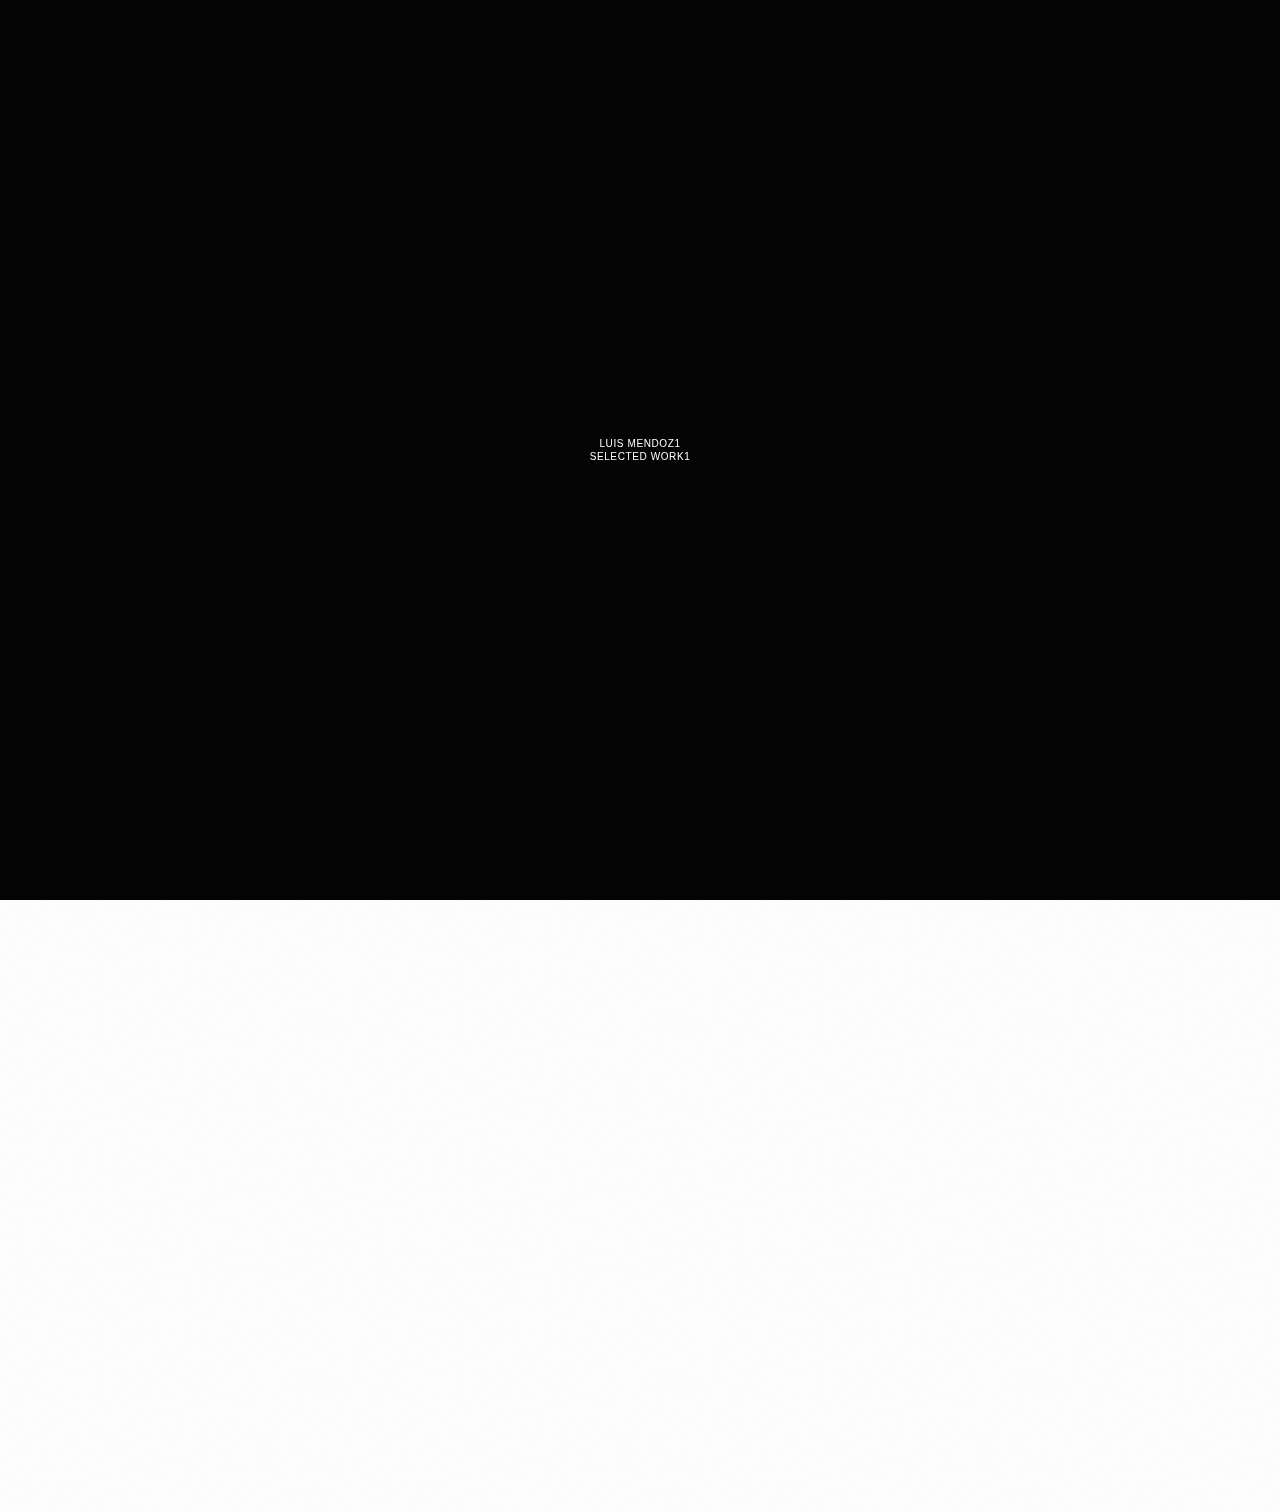
<file: index.html>
<!doctype html>
<html lang="en">
  <head>
    <meta charset="UTF-8" />
    <meta name="viewport" content="width=device-width, initial-scale=1" />
    <title>Luis Mendoza — Product Designer</title>
    <link
      rel="stylesheet"
      href="https://fonts.googleapis.com/css2?family=Geologica:wght@900&display=swap"
    />
    <link
      rel="stylesheet"
      href="https://cdn.jsdelivr.net/npm/@fortawesome/fontawesome-free@6.5.1/css/all.min.css"
    />
    <link rel="icon" href="./favicon.svg" type="image/svg+xml" />
    <link rel="apple-touch-icon" href="./favicon.svg" />
    <link rel="stylesheet" href="./styles.css" />
  </head>
  <body class="is-intro">
    <div class="intro" aria-hidden="true">
      <div class="intro__line" data-scramble data-site="intro-line-1">
        Selected Works
      </div>
      <div class="intro__line" data-scramble data-site="intro-line-2">
        Product Design
      </div>
    </div>

    <div class="custom-cursor" aria-hidden="true"></div>
    <div class="scroll-progress" aria-hidden="true">
      <span class="scroll-progress__bar"></span>
    </div>
    <button type="button" class="back-to-top" aria-label="Back to top">
      Top
    </button>

    <header class="site-header">
      <div class="brand">
        <span class="brand__name" data-scramble data-site="name">Luis Mendoza</span>
        <span class="brand__role" data-scramble data-i18n="role" data-site="role">
          Product Designer
        </span>
      </div>
      <button type="button" class="menu-toggle" aria-label="Toggle menu">
        <span></span>
      </button>
      <div class="site-actions">
        <button type="button" class="drawer-close" aria-label="Close menu">
          <span class="project-accordion__icon drawer-close__icon" aria-hidden="true"></span>
        </button>
        <nav class="site-nav">
          <a href="#work" data-scramble data-i18n="nav_work">Work</a>
          <a href="./resume.html" data-scramble data-i18n="nav_resume">Resume</a>
        </nav>
        <div class="lang-switch" role="tablist" aria-label="Language switch">
          <button type="button" class="lang-switch__btn is-active" data-lang="en">
            EN
          </button>
          <button type="button" class="lang-switch__btn" data-lang="ja">JA</button>
          <button type="button" class="lang-switch__btn" data-lang="es">ES</button>
        </div>
      </div>
    </header>
    <div class="drawer-backdrop" aria-hidden="true"></div>

    <main>
      <section class="hero" id="work">
        <div class="hero__title">
          <h1 data-scramble data-i18n="hero_title">Works</h1>
          <p data-scramble data-i18n="hero_subtitle">
            Interaction-focused products, systems, and prototypes.
          </p>
        </div>
        <div class="hero__controls">
          <div class="filters" role="tablist" aria-label="Project filters">
            <button type="button" class="filter pill is-active" data-filter="all">
              <span data-i18n="filter_all">All</span>
            </button>
            <button type="button" class="filter pill" data-filter="app">
              <span data-i18n="filter_app">#Application</span>
            </button>
            <button type="button" class="filter pill" data-filter="website">
              <span data-i18n="filter_website">#Website</span>
            </button>
            <button type="button" class="filter pill" data-filter="service">
              <span data-i18n="filter_service">#Service</span>
            </button>
            <button type="button" class="filter pill" data-filter="prototype">
              <span data-i18n="filter_prototype">#Prototype</span>
            </button>
          </div>
          <button type="button" class="filter-toggle pill" aria-label="Toggle filters">
            <i class="fa-solid fa-filter" aria-hidden="true"></i>
            <span class="sr-only">Filters</span>
          </button>
          <div class="view-toggle" role="tablist" aria-label="View toggle">
            <button
              type="button"
              class="view-toggle__btn pill is-active"
              data-view="grid"
              aria-label="Grid view"
              data-i18n-attr="aria-label"
              data-i18n="view_grid"
            >
              <i class="fa-solid fa-grip" aria-hidden="true"></i>
              <span class="sr-only" data-i18n="view_grid">Grid</span>
            </button>
            <button
              type="button"
              class="view-toggle__btn pill"
              data-view="list"
              aria-label="List view"
              data-i18n-attr="aria-label"
              data-i18n="view_list"
            >
              <i class="fa-solid fa-list" aria-hidden="true"></i>
              <span class="sr-only" data-i18n="view_list">List</span>
            </button>
          </div>
        </div>
      </section>

      <section class="works" aria-live="polite">
        <div class="works__grid" id="works-grid"></div>
      </section>

      <section class="about" id="about">
        <h2 data-scramble data-i18n="about_title">About</h2>
        <p data-scramble data-i18n="about_body">
          I design product experiences across mobile, web, and embedded platforms. I focus
          on systems thinking, motion, and tight collaboration with engineering teams.
        </p>
      </section>
    </main>

    <footer class="site-footer" id="contact">
      <div>
        <span data-scramble data-i18n="footer_line">Let’s work together.</span>
        <span class="footer-status" data-scramble data-site="status">
          Available for 2026
        </span>
      </div>
      <div class="site-footer__right">
        <span data-scramble data-site="copyright">© 2026 Luis Mendoza</span>
        <a href="mailto:hello@luismendoza.design" data-scramble data-site="email">
          hello@luismendoza.design
        </a>
      </div>
    </footer>

    <script src="./site-data.js"></script>
    <script src="./projects.js"></script>
    <script src="./script.js"></script>
  </body>
</html>
</file>
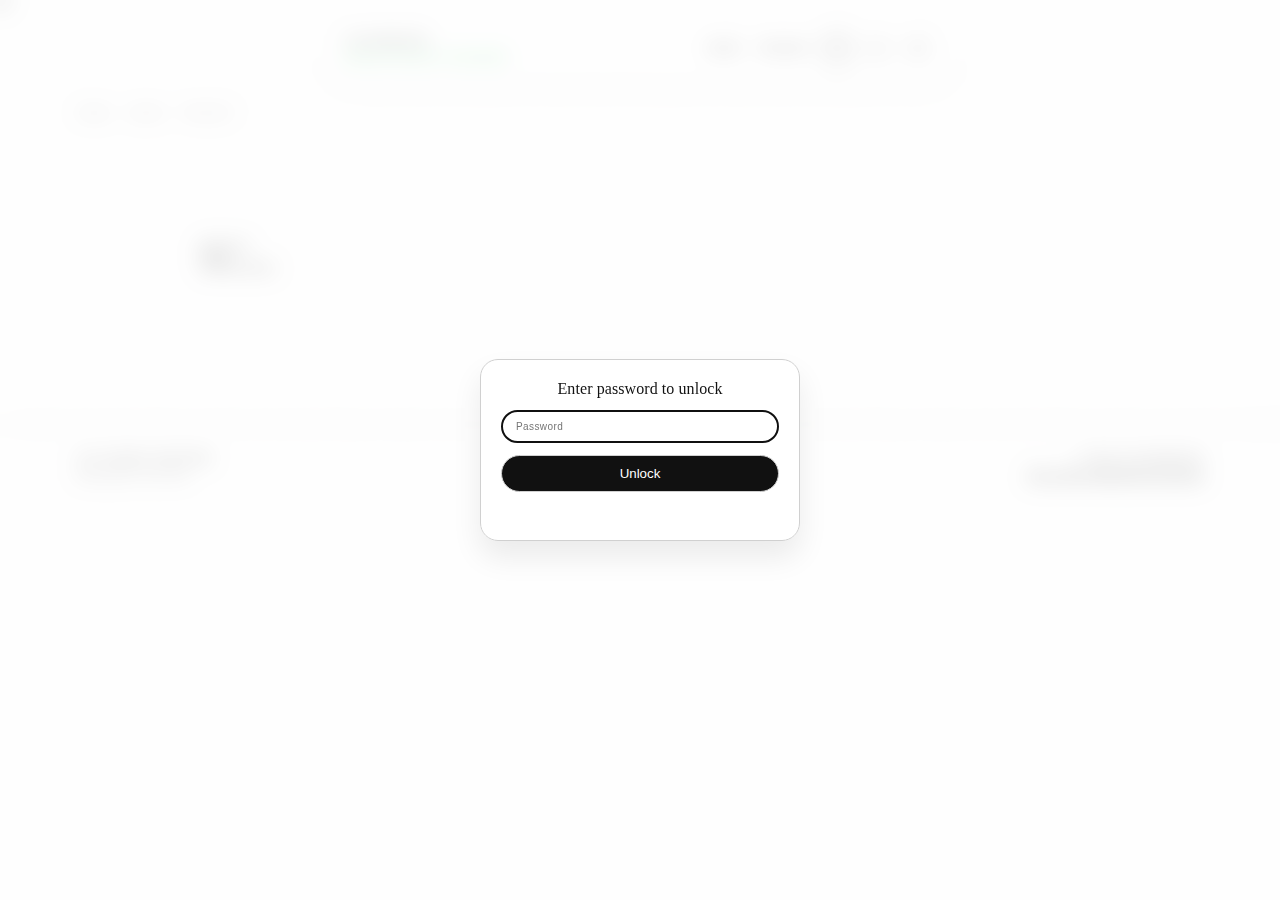
<file: project.html>
<!doctype html>
<html lang="en">
  <head>
    <meta charset="UTF-8" />
    <meta name="viewport" content="width=device-width, initial-scale=1" />
    <title>Project — Luis Mendoza</title>
    <link
      rel="stylesheet"
      href="https://fonts.googleapis.com/css2?family=Geologica:wght@900&display=swap"
    />
    <link
      rel="stylesheet"
      href="https://cdn.jsdelivr.net/npm/@fortawesome/fontawesome-free@6.5.1/css/all.min.css"
    />
    <link rel="icon" href="./favicon.svg" type="image/svg+xml" />
    <link rel="apple-touch-icon" href="./favicon.svg" />
    <link rel="stylesheet" href="./styles.css" />
  </head>
  <body class="project-page">
    <div class="custom-cursor" aria-hidden="true"></div>
    <div class="scroll-progress" aria-hidden="true">
      <span class="scroll-progress__bar"></span>
    </div>
    <button type="button" class="back-to-top" aria-label="Back to top">
      Top
    </button>

    <header class="site-header">
      <div class="brand">
        <span class="brand__name" data-scramble data-site="name">Luis Mendoza</span>
        <span class="brand__role" data-scramble data-i18n="role" data-site="role">
          Product Designer
        </span>
      </div>
      <button type="button" class="menu-toggle" aria-label="Toggle menu">
        <span></span>
      </button>
      <div class="site-actions">
        <button type="button" class="drawer-close" aria-label="Close menu">
          <span class="project-accordion__icon drawer-close__icon" aria-hidden="true"></span>
        </button>
        <nav class="site-nav">
          <a href="./index.html#work" data-scramble data-i18n="nav_work">Work</a>
          <a href="./resume.html" data-scramble data-i18n="nav_resume">Resume</a>
        </nav>
        <div class="lang-switch" role="tablist" aria-label="Language switch">
          <button type="button" class="lang-switch__btn is-active" data-lang="en">
            EN
          </button>
          <button type="button" class="lang-switch__btn" data-lang="ja">JA</button>
          <button type="button" class="lang-switch__btn" data-lang="es">ES</button>
        </div>
      </div>
    </header>
    <div class="drawer-backdrop" aria-hidden="true"></div>

    <nav class="breadcrumb" aria-label="Breadcrumb">
      <ol>
        <li><a href="./index.html" data-i18n="breadcrumb_home">Home</a></li>
        <li><a href="./index.html#work" data-i18n="breadcrumb_work">Work</a></li>
        <li data-i18n="breadcrumb_current">Project</li>
      </ol>
    </nav>

    <main class="project-content">
      <article class="project-article project-article--two-col" id="project-template"></article>
    </main>
    <section class="project-showcase" id="project-showcase" aria-label="Work showcase"></section>

    <footer class="site-footer" id="contact">
      <div>
        <span data-scramble data-i18n="footer_line">Let’s work together.</span>
        <span class="footer-status" data-scramble data-site="status">
          Available for 2026
        </span>
      </div>
      <div class="site-footer__right">
        <span data-scramble data-site="copyright">© 2026 Luis Mendoza</span>
        <a href="mailto:hello@luismendoza.design" data-scramble data-site="email">
          hello@luismendoza.design
        </a>
      </div>
    </footer>

    <script src="./site-data.js"></script>
    <script src="./projects.js"></script>
    <script src="./detail.js"></script>
  </body>
</html>
</file>
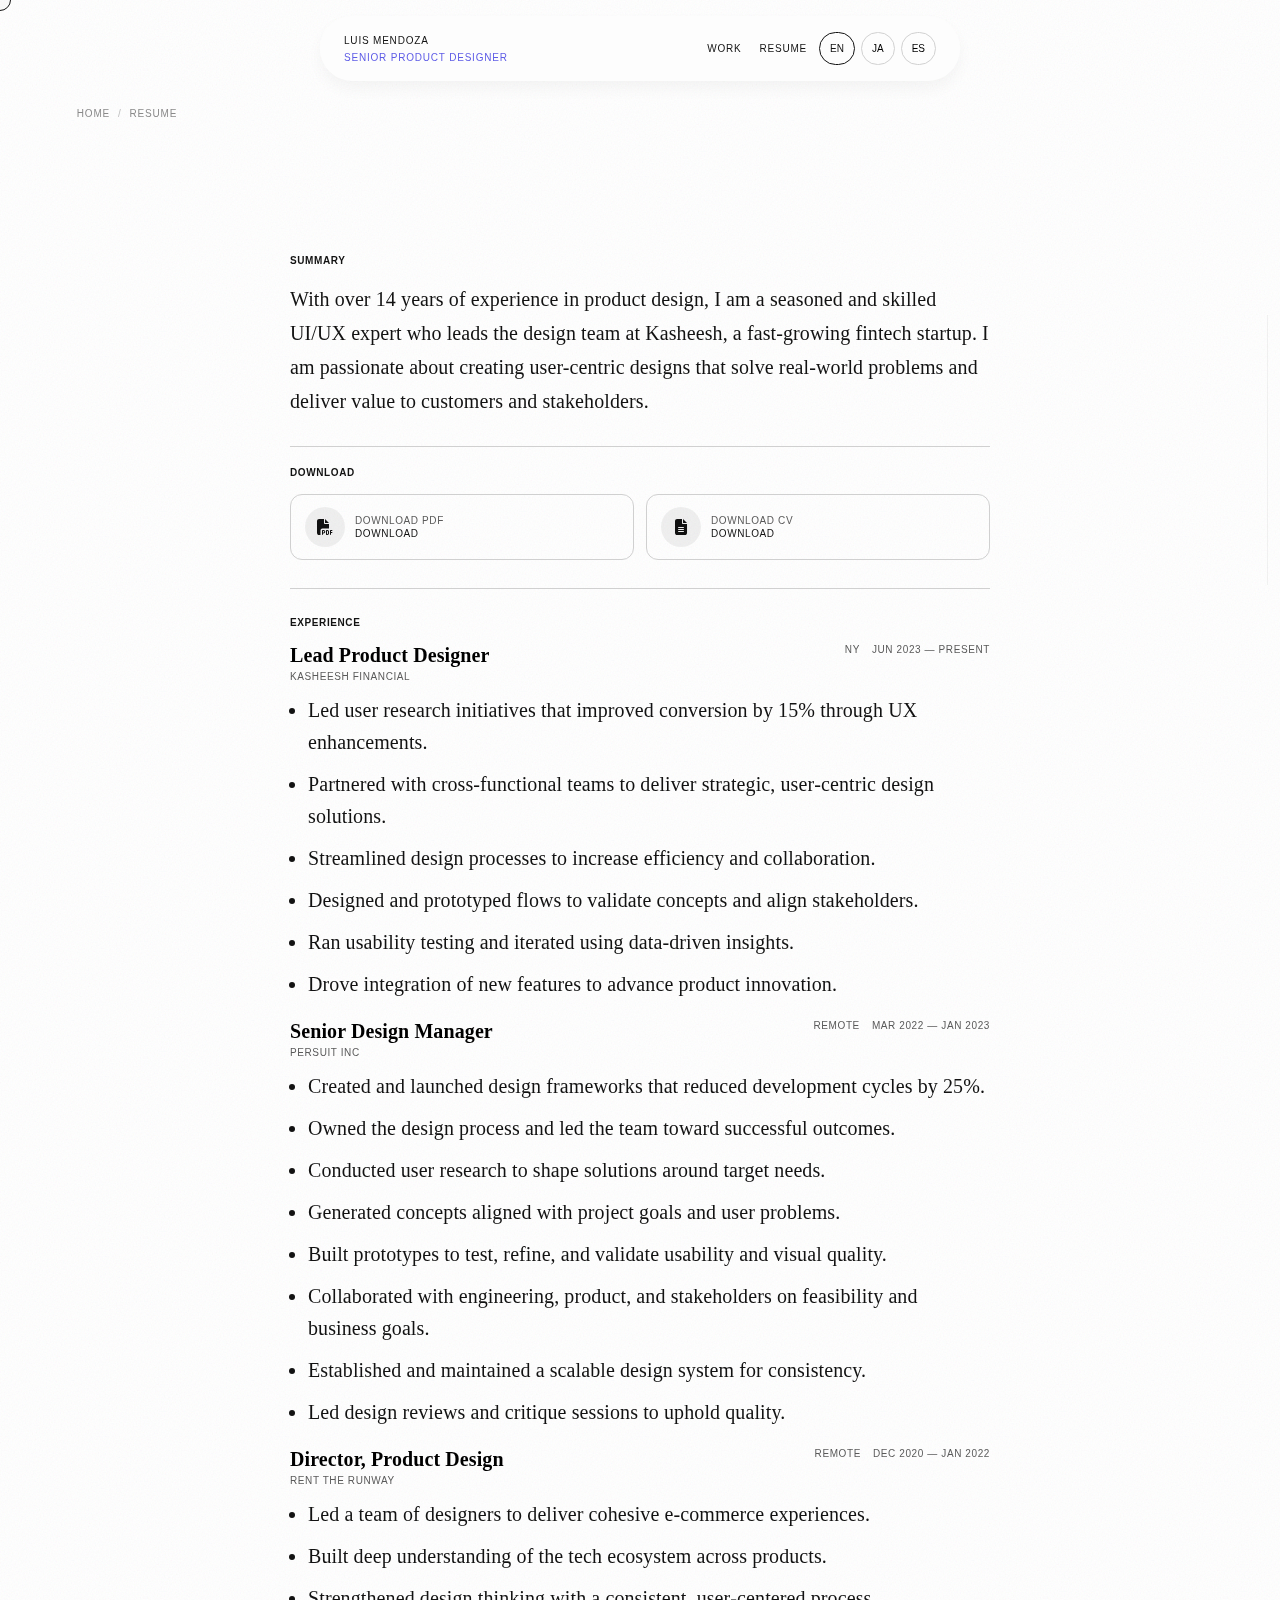
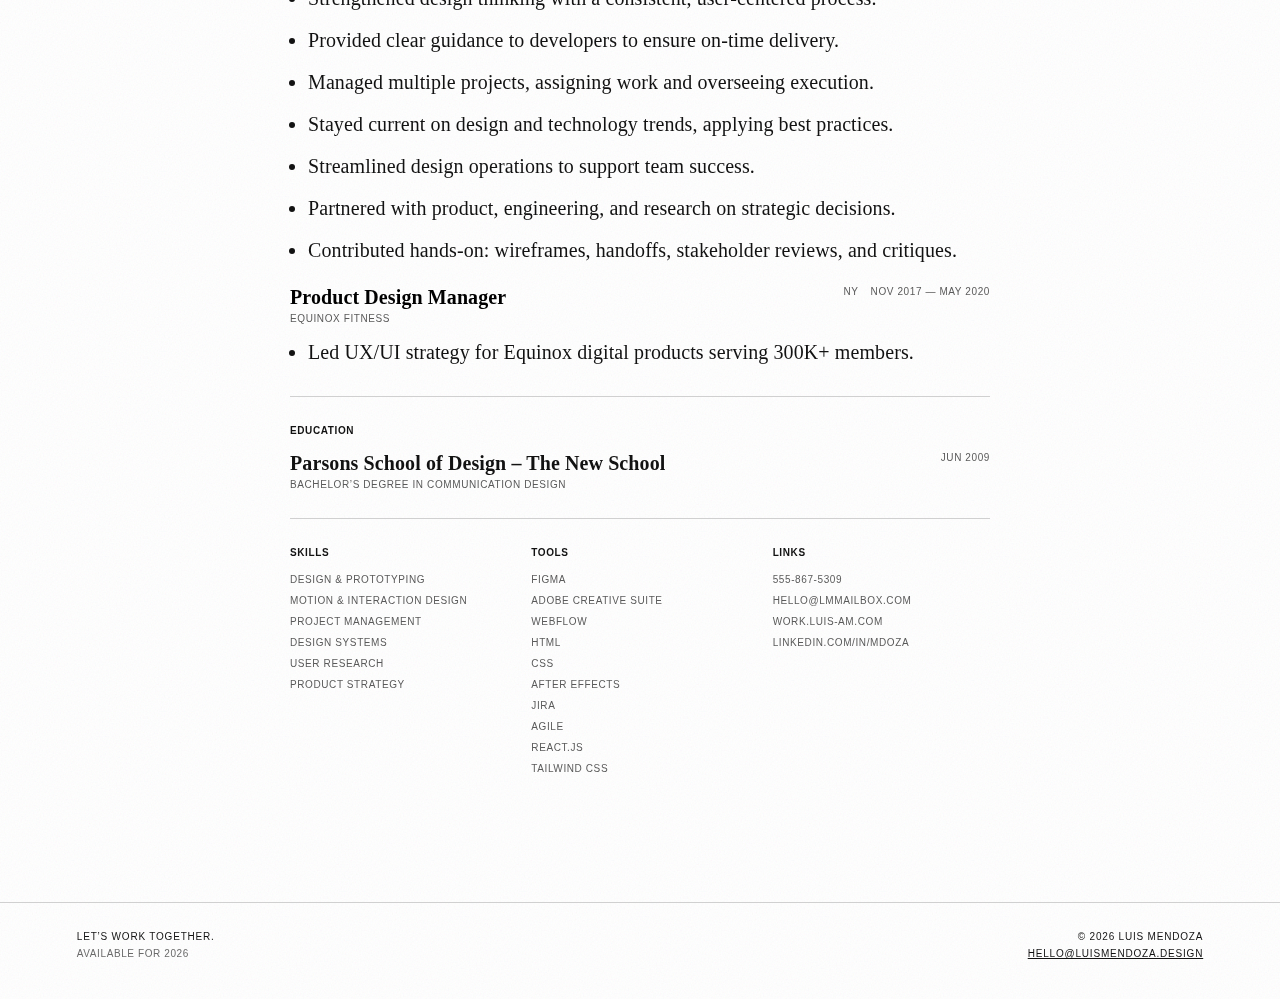
<file: resume.html>
<!doctype html>
<html lang="en">
  <head>
    <meta charset="UTF-8" />
    <meta name="viewport" content="width=device-width, initial-scale=1" />
    <title>Resume — Luis Mendoza</title>
    <link
      rel="stylesheet"
      href="https://fonts.googleapis.com/css2?family=Geologica:wght@900&display=swap"
    />
    <link
      rel="stylesheet"
      href="https://cdn.jsdelivr.net/npm/@fortawesome/fontawesome-free@6.5.1/css/all.min.css"
    />
    <link rel="icon" href="./favicon.svg" type="image/svg+xml" />
    <link rel="apple-touch-icon" href="./favicon.svg" />
    <link rel="stylesheet" href="./styles.css" />
  </head>
  <body class="resume-page">
    <div class="custom-cursor" aria-hidden="true"></div>
    <div class="scroll-progress" aria-hidden="true">
      <span class="scroll-progress__bar"></span>
    </div>
    <button type="button" class="back-to-top" aria-label="Back to top">
      Top
    </button>

    <header class="site-header">
      <div class="brand">
        <span class="brand__name" data-scramble data-site="name">Luis Mendoza</span>
        <span class="brand__role" data-scramble data-i18n="role" data-site="role">
          Product Designer
        </span>
      </div>
      <button type="button" class="menu-toggle" aria-label="Toggle menu">
        <span></span>
      </button>
      <div class="site-actions">
        <button type="button" class="drawer-close" aria-label="Close menu">
          <span class="project-accordion__icon drawer-close__icon" aria-hidden="true"></span>
        </button>
        <nav class="site-nav">
          <a href="./index.html#work" data-scramble data-i18n="nav_work">Work</a>
          <a href="./resume.html" data-scramble data-i18n="nav_resume">Resume</a>
        </nav>
        <div class="lang-switch" role="tablist" aria-label="Language switch">
          <button type="button" class="lang-switch__btn is-active" data-lang="en">
            EN
          </button>
          <button type="button" class="lang-switch__btn" data-lang="ja">JA</button>
          <button type="button" class="lang-switch__btn" data-lang="es">ES</button>
        </div>
      </div>
    </header>
    <div class="drawer-backdrop" aria-hidden="true"></div>

    <nav class="breadcrumb" aria-label="Breadcrumb">
      <ol>
        <li><a href="./index.html" data-i18n="breadcrumb_home">Home</a></li>
        <li data-i18n="breadcrumb_current">Resume</li>
      </ol>
    </nav>

    <main class="resume-content">
      <section class="resume-section resume-section--summary">
        <h2 data-i18n="resume_summary">Summary</h2>
        <p id="resume-summary"></p>
      </section>

      <section class="resume-section resume-section--downloads">
        <h2 data-i18n="resume_download">Download</h2>
        <ul id="resume-downloads" class="resume-downloads"></ul>
      </section>

      <section class="resume-section">
        <h2 data-i18n="resume_experience">Experience</h2>
        <div id="resume-experience" class="resume-list"></div>
      </section>

      <section class="resume-section">
        <h2 data-i18n="resume_education">Education</h2>
        <div id="resume-education" class="resume-list"></div>
      </section>

      <section class="resume-section resume-section--columns">
        <div>
          <h2 data-i18n="resume_skills">Skills</h2>
          <ul id="resume-skills" class="resume-tags"></ul>
        </div>
        <div>
          <h2 data-i18n="resume_tools">Tools</h2>
          <ul id="resume-tools" class="resume-tags"></ul>
        </div>
        <div>
          <h2 data-i18n="resume_links">Links</h2>
          <ul id="resume-links" class="resume-links"></ul>
        </div>
      </section>
    </main>

    <footer class="site-footer" id="contact">
      <div>
        <span data-scramble data-i18n="footer_line">Let’s work together.</span>
        <span class="footer-status" data-scramble data-site="status">
          Available for 2026
        </span>
      </div>
      <div class="site-footer__right">
        <span data-scramble data-site="copyright">© 2026 Luis Mendoza</span>
        <a href="mailto:hello@luismendoza.design" data-scramble data-site="email">
          hello@luismendoza.design
        </a>
      </div>
    </footer>

    <script src="./site-data.js"></script>
    <script src="./resume-data.js"></script>
    <script src="./resume.js"></script>
  </body>
</html>
</file>
<file: styles.css>
:root {
  color-scheme: light;
  --bg: #ffffff;
  --bg-soft: #ffffff;
  --text: #121212;
  --muted: #6a6a6a;
  --accent: #111111;
  --border: #d0d0d0;
  --content-max: 900px;
  --page-padding: 100px;
  --globalnav-backdrop-filter: saturate(180%) blur(20px);
  --globalnav-background: #ffffff;
  --header-height: 88px;
  --drop-y: -30px;
  --drop-z: 1400px;
  --drop-rotate: 65deg;
  --drop-scale: 0.78;
  --drop-duration: 1.35s;
  --drop-end-z: 0px;
}

* {
  box-sizing: border-box;
}

html,
body {
  margin: 0;
  padding: 0;
  font-family: "Helvetica Neue", Helvetica, Arial, sans-serif;
  font-size: 10px;
  letter-spacing: 0.6px;
  text-transform: uppercase;
  color: var(--text);
  background-color: var(--bg);
  background-image: url("data:image/svg+xml;charset=utf-8,%3Csvg xmlns='http://www.w3.org/2000/svg' width='160' height='160'%3E%3Cfilter id='n'%3E%3CfeTurbulence type='fractalNoise' baseFrequency='.8' numOctaves='2' stitchTiles='stitch'/%3E%3C/filter%3E%3Crect width='100%25' height='100%25' filter='url(%23n)' opacity='0.08'/%3E%3C/svg%3E");
  background-repeat: repeat;
  background-size: 180px 180px;
  scroll-behavior: smooth;
  transition: opacity 0.15s ease;
}

body.is-navigating {
  opacity: 0;
}

a {
  color: inherit;
  text-decoration: none;
}

a:hover {
  color: #111111;
}

a[x-apple-data-detectors],
a[href^="tel"],
a[href^="mailto"] {
  color: inherit;
  -webkit-text-fill-color: currentColor;
}

a:focus-visible,
button:focus-visible,
[role="button"]:focus-visible {
  outline: 1px solid #111111;
  outline-offset: 3px;
}

body.is-drawer-open {
  overflow: hidden;
}

body.is-intro {
  overflow: hidden;
}

body.is-intro .scroll-progress {
  opacity: 0;
}

body.is-locked {
  overflow: hidden;
}

body.is-locked main,
body.is-locked .site-header,
body.is-locked .site-footer,
body.is-locked .breadcrumb,
body.is-locked .project-content,
body.is-locked .project-close {
  filter: blur(6px);
  pointer-events: none;
  user-select: none;
}

.unlock-gate {
  position: fixed;
  inset: 0;
  display: grid;
  place-items: center;
  background: rgba(255, 255, 255, 0.6);
  backdrop-filter: blur(10px);
  -webkit-backdrop-filter: blur(10px);
  opacity: 0;
  pointer-events: none;
  transition: opacity 0.35s ease;
  z-index: 1000;
}

.unlock-gate.is-visible {
  opacity: 1;
  pointer-events: auto;
}

.unlock-gate__panel {
  min-width: min(320px, 90vw);
  padding: 20px;
  border-radius: 18px;
  border: 1px solid var(--border);
  background: rgba(255, 255, 255, 0.92);
  box-shadow: 0 16px 30px rgba(0, 0, 0, 0.08);
  display: grid;
  gap: 12px;
  text-align: center;
}

.unlock-gate__title {
  font-family: "Georgia", serif;
  font-size: 16px;
  text-transform: none;
  letter-spacing: 0.005em;
}

.unlock-gate__input {
  border: 1px solid var(--border);
  border-radius: 999px;
  padding: 10px 14px;
  font: inherit;
  text-transform: none;
  letter-spacing: 0.4px;
}

.unlock-gate__button {
  border: 1px solid var(--border);
  border-radius: 999px;
  padding: 10px 14px;
  background: #111111;
  color: #ffffff;
  cursor: pointer;
}

.unlock-gate__error {
  color: #b3261e;
  text-transform: none;
  letter-spacing: 0.2px;
  font-size: 12px;
  min-height: 16px;
}

.unlock-gate.is-error .unlock-gate__panel {
  animation: gate-shake 0.3s ease;
}

@keyframes gate-shake {
  0% {
    transform: translateX(0);
  }
  25% {
    transform: translateX(-6px);
  }
  50% {
    transform: translateX(6px);
  }
  75% {
    transform: translateX(-4px);
  }
  100% {
    transform: translateX(0);
  }
}

.sr-only {
  position: absolute;
  width: 1px;
  height: 1px;
  padding: 0;
  margin: -1px;
  overflow: hidden;
  clip: rect(0, 0, 0, 0);
  border: 0;
}

.intro {
  position: fixed;
  inset: 0;
  background: #000000;
  color: #ffffff;
  display: flex;
  flex-direction: column;
  align-items: center;
  justify-content: center;
  gap: 2px;
  z-index: 2000;
  text-align: center;
  transition: opacity 0.6s ease;
}

.intro::after {
  content: "";
  position: absolute;
  inset: 0;
  background-image: url("data:image/svg+xml;charset=utf-8,%3Csvg xmlns='http://www.w3.org/2000/svg' width='180' height='180'%3E%3Cfilter id='n'%3E%3CfeTurbulence type='fractalNoise' baseFrequency='.85' numOctaves='2' stitchTiles='stitch'/%3E%3C/filter%3E%3Crect width='100%25' height='100%25' filter='url(%23n)' opacity='0.12'/%3E%3C/svg%3E");
  background-repeat: repeat;
  background-size: 200px 200px;
  opacity: 0.35;
  pointer-events: none;
}

body.is-intro .site-header {
  opacity: 0;
  pointer-events: none;
}

body.is-intro .intro {
  opacity: 1;
  pointer-events: auto;
}

.intro.is-hidden {
  opacity: 0;
}

body.is-intro main,
body.is-intro .site-footer {
  opacity: 0;
}

main,
.site-footer {
  transition: opacity 0.6s ease;
}

.intro__line {
  font-size: 16px;
  letter-spacing: 0.6px;
  line-height: 1.1;
  margin: 0;
}


.custom-cursor {
  position: fixed;
  top: 0;
  left: 0;
  width: 22px;
  height: 22px;
  border: 1px solid #111111;
  border-radius: 999px;
  transform: translate(-50%, -50%);
  pointer-events: none;
  z-index: 1000;
  transition: transform 0.2s ease, width 0.2s ease, height 0.2s ease,
    background-color 0.2s ease;
  background-color: rgba(17, 17, 17, 0.02);
}

.scroll-progress {
  position: fixed;
  top: 50%;
  right: 12px;
  width: 1px;
  height: 30vh;
  background: rgba(0, 0, 0, 0.08);
  z-index: 8;
  pointer-events: none;
  opacity: 0.6;
  transform: translateY(-50%);
}

.scroll-progress__bar {
  position: absolute;
  top: 0;
  left: 0;
  width: 100%;
  height: 100%;
  background: #111111;
  transform-origin: top;
  transform: scaleY(0);
}

.back-to-top {
  position: fixed;
  right: 24px;
  bottom: 24px;
  border: 1px solid var(--border);
  background: rgba(255, 255, 255, 0.85);
  backdrop-filter: blur(6px);
  -webkit-backdrop-filter: blur(6px);
  padding: 8px 12px;
  border-radius: 999px;
  font-size: 10px;
  letter-spacing: 0.6px;
  text-transform: uppercase;
  display: inline-flex;
  align-items: center;
  gap: 6px;
  cursor: pointer;
  opacity: 0;
  visibility: hidden;
  transform: translate3d(0, 8px, 0);
  -webkit-transform: translate3d(0, 8px, 0);
  transition: opacity 0.25s ease, transform 0.25s ease, visibility 0.25s ease;
  z-index: 20;
  pointer-events: none;
  will-change: opacity, transform;
}

.back-to-top.is-visible {
  opacity: 1;
  visibility: visible;
  transform: translate3d(0, 0, 0);
  -webkit-transform: translate3d(0, 0, 0);
  pointer-events: auto;
}

.custom-cursor.is-active {
  width: 32px;
  height: 32px;
  background-color: rgba(17, 17, 17, 0.15);
}

.site-header {
  position: fixed;
  top: 16px;
  left: 50%;
  transform: translateX(-50%);
  display: flex;
  align-items: center;
  justify-content: space-between;
  flex-direction: row;
  gap: 20px;
  padding: 16px 24px;
  width: 80vw;
  min-width: 360px;
  max-width: 640px;
  background: rgba(255, 255, 255, 0.32);
  backdrop-filter: var(--globalnav-backdrop-filter);
  -webkit-backdrop-filter: var(--globalnav-backdrop-filter);
  border-radius: 100px;
  box-shadow: 0 8px 16px rgba(0, 0, 0, 0.04);
  z-index: 10;
  transition: transform 0.9s ease, opacity 0.9s ease;
  will-change: transform, opacity;
}

.site-header.is-hidden {
  transform: translate(-50%, -120%);
  opacity: 0;
}

.brand {
  display: flex;
  flex-direction: column;
  gap: 6px;
}

.brand__name,
.brand__role {
  line-height: 1.1;
}

.brand__role {
  color: var(--muted);
  white-space: nowrap;
  overflow: hidden;
  text-overflow: ellipsis;
}

.site-nav {
  display: flex;
  gap: 18px;
  white-space: nowrap;
}

.site-nav a {
  color: inherit;
  text-decoration: none;
}

.site-actions {
  display: flex;
  align-items: center;
  justify-content: flex-end;
  gap: 12px;
  flex-wrap: nowrap;
  white-space: nowrap;
}

.menu-toggle {
  border: none;
  background: transparent;
  width: 30px;
  height: 24px;
  display: none;
  align-items: center;
  justify-content: center;
  cursor: pointer;
}

.menu-toggle span,
.menu-toggle span::before,
.menu-toggle span::after {
  content: "";
  display: block;
  width: 22px;
  height: 1px;
  background: #111111;
  transition: transform 0.3s ease, opacity 0.3s ease;
}

.menu-toggle span::before {
  transform: translateY(-6px);
}

.menu-toggle span::after {
  transform: translateY(6px);
}

.lang-switch {
  display: flex;
  gap: 6px;
}

.lang-switch__btn {
  border: 1px solid var(--border);
  background: transparent;
  border-radius: 999px;
  padding: 10px;
  font-size: 10px;
  cursor: pointer;
}

.lang-switch__btn.is-active {
  border-color: #111111;
  color: #111111;
}

.drawer-backdrop {
  display: none;
  position: fixed;
  inset: 0;
  background: rgba(255, 255, 255, 0.05);
  backdrop-filter: var(--globalnav-backdrop-filter);
  -webkit-backdrop-filter: var(--globalnav-backdrop-filter);
  z-index: 4;
}

.drawer-backdrop.is-active {
  display: block;
}

.site-actions.is-open {
  opacity: 1;
  visibility: visible;
  pointer-events: auto;
}

.drawer-close {
  border: none;
  background: transparent;
  display: none;
  cursor: pointer;
}

.project-accordion__icon {
  display: inline-block;
  width: 30px;
  height: 30px;
  border-radius: 999px;
  border: 1px solid #111111;
  position: relative;
  transition: transform 0.3s ease;
}

.project-accordion__icon::before,
.project-accordion__icon::after {
  content: "";
  position: absolute;
  background: #111111;
  width: 12px;
  height: 1px;
  top: 50%;
  left: 50%;
  transform: translate(-50%, -50%);
}

.project-accordion__icon::after {
  transform: translate(-50%, -50%) rotate(90deg);
}

.project-accordion__item.is-open .project-accordion__icon {
  transform: rotate(45deg);
}

.drawer-close__icon {
  transform: rotate(45deg);
}

main {
  padding-top: calc(var(--header-height) + 20px);
}

.hero {
  display: grid;
  gap: 20px;
  padding: 20px 6vw 0;
}

.hero__title h1 {
  margin: 0;
  font-size: 20px;
  font-family: "Geologica", sans-serif;
  text-transform: none;
  letter-spacing: 0.2px;
}

.hero__title p {
  margin: 8px 0 0;
  font-family: "Georgia", serif;
  font-size: 16px;
  text-transform: none;
  letter-spacing: 0.005em;
}

.filters {
  display: flex;
  gap: 8px;
  flex-wrap: wrap;
}

.view-toggle {
  display: flex;
  gap: 8px;
  flex-wrap: wrap;
  margin-left: auto;
  justify-content: flex-end;
}

.hero__title {
  display: flex;
  flex-direction: column;
  gap: 8px;
}

.hero__controls {
  display: flex;
  align-items: center;
  gap: 16px;
  flex-wrap: wrap;
}

.filter-toggle {
  display: none;
}

.pill {
  border: 1px solid var(--border);
  background: transparent;
  font-size: 10px;
  padding-inline: 2em;
  padding-block: 0.8em;
  line-height: 1.25;
  border-radius: 999em;
  cursor: pointer;
}

.pill.is-active {
  border-color: #111111;
  color: #111111;
}

.works {
  padding: 24px 6vw 40px;
}

.works__grid {
  display: grid;
  gap: 32px;
  grid-template-columns: repeat(3, minmax(0, 1fr));
  perspective: 520px;
  perspective-origin: center top;
  transform-style: preserve-3d;
}

.work-card {
  color: inherit;
  text-decoration: none;
  display: grid;
  gap: 12px;
  padding-bottom: 20px;
  background: transparent;
  opacity: 0;
  transform: translateY(12px) translateZ(var(--drop-end-z));
  transition: opacity 0.75s ease, transform 0.75s ease;
  will-change: transform, opacity;
  backface-visibility: hidden;
  -webkit-backface-visibility: hidden;
  transform-style: preserve-3d;
}

.work-card.is-visible {
  opacity: 1;
  transform: translateY(0) translateZ(var(--drop-end-z));
}

.work-card.drop-in {
  opacity: 0;
  transform: translateY(var(--drop-y)) translateZ(var(--drop-z))
    rotateX(var(--drop-rotate)) scale(var(--drop-scale));
  transform-style: preserve-3d;
  animation: dropIn3d var(--drop-duration) cubic-bezier(0.25, 0.9, 0.25, 1)
    forwards;
}

@keyframes dropIn3d {
  0% {
    opacity: 0;
    transform: translateY(var(--drop-y)) translateZ(var(--drop-z))
      rotateX(var(--drop-rotate)) scale(var(--drop-scale));
  }
  80% {
    opacity: 1;
    transform: translateY(0) translateZ(var(--drop-end-z)) rotateX(0deg)
      scale(1);
  }
  100% {
    opacity: 1;
    transform: translateY(0) translateZ(var(--drop-end-z)) rotateX(0deg)
      scale(1);
  }
}

html.is-safari {
  --drop-y: -110px;
  --drop-z: 700px;
  --drop-rotate: 40deg;
  --drop-scale: 1;
  --drop-duration: 1.2s;
  --drop-end-z: 0.1px;
}

html.is-safari .works__grid {
  perspective: 700px;
}

html.is-safari .work-card.drop-in {
  animation-name: dropIn3dSafari;
  animation-timing-function: linear;
}

html.is-safari a {
  position: relative;
  display: inline-block;
}

html.is-safari a::before {
  content: "";
  position: absolute;
  inset: -6px;
  pointer-events: none;
}

@keyframes dropIn3dSafari {
  0% {
    opacity: 0;
    transform: translateY(var(--drop-y)) translateZ(var(--drop-z))
      rotateX(var(--drop-rotate)) scale(var(--drop-scale));
  }
  100% {
    opacity: 1;
    transform: translateY(0) translateZ(var(--drop-end-z)) rotateX(0deg)
      scale(1);
  }
}

.work-card__media {
  width: 100%;
  aspect-ratio: 16 / 9;
  overflow: hidden;
  position: relative;
}

.work-card__media canvas {
  position: absolute;
  inset: 0;
  width: 100%;
  height: 100%;
  opacity: 0;
  transition: opacity 0.2s ease;
  pointer-events: none;
}

.work-card__media.is-webgl canvas {
  opacity: 1;
}

.work-card__media.is-webgl img {
  opacity: 0;
}

.work-card__media img {
  width: 100%;
  height: 100%;
  object-fit: cover;
  display: block;
  transition: filter 0.35s ease, opacity 0.25s ease;
}

.work-card__media img.is-fading {
  opacity: 0;
}

.work-card__media::after {
  content: "";
  position: absolute;
  inset: 0;
  opacity: 0;
  pointer-events: none;
  background-image: repeating-linear-gradient(
    0deg,
    rgba(255, 255, 255, 0.12) 0,
    rgba(255, 255, 255, 0.12) 1px,
    rgba(0, 0, 0, 0.12) 1px,
    rgba(0, 0, 0, 0.12) 2px
  );
  mix-blend-mode: overlay;
  transition: opacity 0.35s ease;
}

.list-hover-preview {
  position: fixed;
  top: 0;
  left: 0;
  width: 264px;
  aspect-ratio: 16 / 9;
  background: #e8e8e8;
  border: 1px solid rgba(0, 0, 0, 0.08);
  overflow: hidden;
  opacity: 0;
  transform: translate3d(0, 12px, 0);
  transition: opacity 0.25s ease, transform 0.25s ease;
  pointer-events: none;
  z-index: 25;
}

.list-hover-preview.is-visible {
  opacity: 1;
  transform: translate3d(0, 0, 0);
}

.list-hover-preview img {
  width: 100%;
  height: 100%;
  object-fit: cover;
  display: block;
}

.work-card:hover .work-card__media::after {
  opacity: 0.5;
}

.work-card:hover .work-card__media img {
  filter: contrast(1.15) saturate(0.9);
}

.work-card__meta {
  display: flex;
  gap: 12px;
}

.work-card__title {
  font-family: "Georgia", serif;
  font-size: 16px;
  font-weight: 400;
  text-transform: none;
  letter-spacing: 0.005em;
}

.work-card__tags {
  color: #5a5a5a;
}

.works__grid.is-list {
  grid-template-columns: 1fr;
}

.works__grid.is-list .work-card__media {
  display: none;
}

.works__grid.is-list .work-card__title {
  font-family: "Geologica", sans-serif;
  font-size: 70px;
  font-weight: 900;
  text-transform: uppercase;
  white-space: nowrap;
  overflow: hidden;
  position: relative;
  transform: translate3d(var(--parallax-x, 0), var(--parallax-y, 0), 0);
  transition: transform 0.2s ease;
  will-change: transform;
}

.works__grid.is-list .work-card__title::after {
  content: "";
  position: absolute;
  right: 0;
  top: 0;
  width: 120px;
  height: 100%;
  background: linear-gradient(90deg, rgba(255, 255, 255, 0), #ffffff);
}

.about {
  padding: 40px 6vw 60px;
  border-top: none;
  display: grid;
  grid-template-columns: repeat(12, minmax(0, 1fr));
  column-gap: 24px;
  opacity: 0;
  transition: opacity 0.6s ease;
}

.about.is-visible {
  opacity: 1;
}

.about h2 {
  margin: 0 0 12px;
  font-size: 10px;
  grid-column: 1 / 5;
  font-family: "Helvetica Neue", Helvetica, Arial, sans-serif;
  text-transform: uppercase;
  letter-spacing: 0.9px;
}

.about p {
  margin: 0;
  grid-column: 1 / 8;
  font-family: "Helvetica Neue", Helvetica, Arial, sans-serif;
  font-size: 10px;
  text-transform: uppercase;
  letter-spacing: 0.9px;
  line-height: 2;
}


.site-footer {
  display: flex;
  justify-content: space-between;
  align-items: flex-start;
  padding: 28px 6vw 40px;
  border-top: 1px solid var(--border);
  background: transparent;
}

.site-footer a {
  text-decoration: underline;
}

.site-footer__right {
  display: flex;
  flex-direction: column;
  align-items: flex-end;
  gap: 6px;
}

.footer-status {
  display: block;
  margin-top: 6px;
  color: var(--muted);
  font-size: 10px;
  letter-spacing: 0.6px;
}

.breadcrumb {
  padding: 20px 6vw 0;
  color: #8a8a8a;
  margin-top: var(--header-height);
}

.breadcrumb ol {
  list-style: none;
  display: flex;
  gap: 8px;
  padding: 0;
  margin: 0;
}

.breadcrumb li::after {
  content: "/";
  margin-left: 8px;
  color: #c0c0c0;
}

.breadcrumb li:last-child::after {
  content: "";
  margin: 0;
}

.breadcrumb a {
  color: inherit;
  text-decoration: none;
  transition: color 0.2s ease;
}

.breadcrumb a:hover {
  color: #111111;
}

.project-content {
  padding: calc(var(--header-height) + 24px) var(--page-padding) 100px;
  max-width: calc(100% - (var(--page-padding) * 2));
  margin: 0 auto;
}

.project-article {
  display: grid;
  gap: 28px;
  grid-template-columns: repeat(12, minmax(0, 1fr));
  column-gap: 24px;
}

.project-article--two-col .project-hero {
  grid-column: 1 / -1;
}

.project-hero {
  width: 100%;
  aspect-ratio: 16 / 9;
  background: #e6e6e6;
  overflow: hidden;
  grid-column: 1 / -1;
  position: relative;
  cursor: grab;
  user-select: none;
}

.project-hero__caption {
  grid-column: 1 / -1;
  margin-top: 10px;
  font-size: 10px;
  text-transform: uppercase;
  letter-spacing: 0.6px;
  color: #5a5a5a;
}

.project-hero::after {
  content: "";
  position: absolute;
  inset: 0;
  background-image: url("data:image/svg+xml;charset=utf-8,%3Csvg xmlns='http://www.w3.org/2000/svg' width='180' height='180'%3E%3Cfilter id='n'%3E%3CfeTurbulence type='fractalNoise' baseFrequency='.75' numOctaves='2' stitchTiles='stitch'/%3E%3C/filter%3E%3Crect width='100%25' height='100%25' filter='url(%23n)' opacity='0.08'/%3E%3C/svg%3E");
  background-repeat: repeat;
  background-size: 200px 200px;
  opacity: 0.18;
  pointer-events: none;
  mix-blend-mode: multiply;
}

.project-hero.is-dragging {
  cursor: grabbing;
}

.project-hero img,
.project-image img {
  width: 100%;
  height: 100%;
  object-fit: cover;
  display: block;
  -webkit-user-drag: none;
  user-select: none;
}

.project-hero.is-transitioning img {
  opacity: 0;
  transition: opacity 0.35s ease;
}

.project-hero__nav {
  position: absolute;
  top: 50%;
  transform: translateY(-50%);
  background: rgba(255, 255, 255, 0.8);
  border: none;
  width: 36px;
  height: 36px;
  border-radius: 999px;
  display: grid;
  place-items: center;
  cursor: pointer;
}

.project-hero__nav--prev {
  left: 20px;
}

.project-hero__nav--next {
  right: 20px;
}

.project-article--two-col .project-nav {
  grid-column: 1 / 4;
  position: sticky;
  top: 120px;
  align-self: start;
  font-family: "Helvetica Neue", Helvetica, Arial, sans-serif;
  text-transform: uppercase;
  letter-spacing: 0.9px;
  font-size: 10px;
  text-align: right;
}


.project-article--two-col .project-nav ol {
  list-style: none;
  padding: 0;
  margin: 0;
  display: grid;
  gap: 10px;
  grid-template-columns: 1fr;
  justify-content: end;
}

.project-article--two-col .project-nav a {
  text-decoration: none;
  color: #5a5a5a;
  position: relative;
  padding-right: 14px;
  white-space: nowrap;
}

.project-article--two-col .project-nav a.is-active {
  color: #111111;
  font-weight: 700;
}

.project-article--two-col .project-body {
  grid-column: 4 / -1;
  display: grid;
  gap: 32px;
  max-width: var(--content-max);
  margin: 0;
  justify-self: start;
}

.project-accordion {
  display: none;
  gap: 12px;
}

.project-accordion__item {
  border-top: 1px solid var(--border);
  padding-top: 12px;
}

.project-accordion__toggle {
  width: 100%;
  display: flex;
  justify-content: space-between;
  align-items: center;
  border: none;
  background: transparent;
  font-size: 10px;
  text-transform: uppercase;
  letter-spacing: 0.9px;
  font-family: "Helvetica Neue", Helvetica, Arial, sans-serif;
  padding: 0;
  cursor: pointer;
}

.project-accordion__panel {
  max-height: 0;
  overflow: hidden;
  opacity: 0;
  transition: max-height 0.35s ease, opacity 0.35s ease;
}

.project-accordion__item.is-open .project-accordion__panel {
  opacity: 1;
}

.project-section__title {
  margin: 0 0 8px;
  font-weight: 600;
  font-size: 10px;
  text-transform: uppercase;
  letter-spacing: 0.6px;
  color: #111111;
  font-family: "Helvetica Neue", Helvetica, Arial, sans-serif;
}

.project-readtime {
  margin: 12px 0 12px;
  padding-right: 14px;
  text-align: right;
  font-size: 10px;
  color: var(--muted);
  letter-spacing: 0.6px;
}

.project-section__text {
  margin: 0;
  font-family: "Georgia", serif;
  font-size: 16px;
  line-height: 1.5;
  font-weight: 400;
  text-transform: none;
  letter-spacing: 0.005em;
}

.project-section__list {
  margin: 0;
  padding-left: 18px;
  font-family: "Georgia", serif;
  font-size: 20px;
  font-weight: 400;
  text-transform: none;
  letter-spacing: 0.005em;
  line-height: 1.7;
  display: grid;
  gap: 10px;
}

.project-section__list--tools {
  list-style: none;
  padding-left: 0;
  grid-template-columns: repeat(3, minmax(0, 1fr));
  column-gap: 20px;
  row-gap: 8px;
}

.project-section__list--tools li {
  font-family: "Helvetica Neue", Helvetica, Arial, sans-serif;
  text-transform: none;
  letter-spacing: 0.09px;
  font-size: 14px;
  color: #5a5a5a;
}

.project-showcase {
  grid-column: 1 / -1;
  margin: 24px 0 40px;
  padding-left: calc(
    var(--page-padding) + (100% - (var(--page-padding) * 2)) * 0.25
  );
  padding-right: var(--page-padding);
  width: 100%;
}

.showcase-track {
  display: grid;
  grid-auto-flow: column;
  grid-auto-columns: minmax(320px, 1fr);
  gap: 24px;
  overflow-x: auto;
  scroll-snap-type: x mandatory;
  padding-bottom: 12px;
  scrollbar-width: none;
  -webkit-overflow-scrolling: touch;
  touch-action: pan-x;
  cursor: grab;
  user-select: none;
}

.showcase-track.is-dragging {
  cursor: grabbing;
  scroll-snap-type: none;
  scroll-behavior: auto;
}

.showcase-track.is-momentum {
  scroll-snap-type: none;
}

.showcase-track::-webkit-scrollbar {
  display: none;
}

.showcase-card {
  scroll-snap-align: start;
  background: #f3f3f3;
  padding: 18px;
  border-radius: 0;
  border: 1px solid #e1e1e1;
  display: grid;
  gap: 12px;
  text-align: left;
  position: relative;
}

.showcase-card__subtitle {
  font-family: "Helvetica Neue", Helvetica, Arial, sans-serif;
  text-transform: uppercase;
  letter-spacing: 0.6px;
  font-size: 10px;
}

.showcase-card__title {
  font-family: "Georgia", serif;
  font-size: 20px;
  text-transform: none;
}

.showcase-card__body {
  display: none;
}

.showcase-card__media {
  display: block;
  border-radius: 0;
  overflow: hidden;
}

.showcase-card__media img {
  width: 100%;
  height: 100%;
  display: block;
  object-fit: cover;
  aspect-ratio: 4 / 5;
}

.showcase-card__action {
  position: absolute;
  bottom: 16px;
  right: 16px;
  width: 28px;
  height: 28px;
  border-radius: 0;
  background: #111111;
  color: #ffffff;
  display: grid;
  place-items: center;
  font-size: 16px;
}

.showcase-controls {
  display: flex;
  justify-content: flex-end;
  gap: 12px;
  margin-top: 12px;
}

.showcase-control {
  width: 32px;
  height: 32px;
  border-radius: 999px;
  border: none;
  background: rgba(0, 0, 0, 0.08);
  display: grid;
  place-items: center;
  cursor: pointer;
}

.showcase-modal {
  position: fixed;
  inset: 0;
  display: grid;
  opacity: 0;
  visibility: hidden;
  pointer-events: none;
  z-index: 20;
  transition: opacity 0.3s ease, visibility 0.3s ease;
}

.showcase-modal.is-open {
  place-items: center;
  opacity: 1;
  visibility: visible;
  pointer-events: auto;
}

.showcase-modal.is-closing {
  visibility: visible;
  pointer-events: none;
  opacity: 1;
}

.showcase-modal__backdrop {
  position: absolute;
  inset: 0;
  backdrop-filter: blur(18px);
  -webkit-backdrop-filter: blur(18px);
  background: rgba(0, 0, 0, 0.35);
  opacity: 0;
  transition: opacity 0.3s ease;
}

.showcase-modal__panel {
  position: relative;
  background: #ffffff;
  border-radius: 28px;
  width: min(720px, 90vw);
  padding: 32px;
  z-index: 2;
  opacity: 0;
  transform: translateY(12px);
  transition: opacity 0.3s ease, transform 0.3s ease;
}

.showcase-modal.is-open .showcase-modal__backdrop {
  opacity: 1;
}

.showcase-modal.is-closing .showcase-modal__backdrop {
  opacity: 0;
}

.showcase-modal.is-open .showcase-modal__panel {
  opacity: 1;
  transform: translateY(0);
}

.showcase-modal.is-closing .showcase-modal__panel {
  opacity: 0;
  transform: translateY(12px);
}

.showcase-modal__close {
  position: absolute;
  top: 16px;
  right: 16px;
  background: transparent;
  border: none;
  cursor: pointer;
}

.showcase-modal__close .project-accordion__icon {
  transform: rotate(45deg);
}

.showcase-modal__label {
  font-size: 10px;
  text-transform: uppercase;
  letter-spacing: 0.6px;
  color: #5a5a5a;
}

.showcase-modal__title {
  font-family: "Georgia", serif;
  font-size: 24px;
  text-transform: none;
  margin: 10px 0;
}

.showcase-modal__body {
  font-family: "Georgia", serif;
  font-size: 16px;
  text-transform: none;
  color: #5a5a5a;
}

.showcase-modal__media img {
  width: 100%;
  border-radius: 0;
  margin-top: 16px;
}

.resume-content {
  max-width: var(--content-max);
  margin: 0 auto;
  padding: calc(var(--header-height) + 48px) var(--page-padding) 100px;
}

.resume-section {
  padding: 28px 0;
  border-top: 1px solid var(--border);
}

.resume-section--summary {
  border-top: none;
  padding-top: 0;
}

.resume-section--downloads {
  padding-top: 20px;
}

.resume-downloads {
  list-style: none;
  padding: 0;
  margin: 0;
  display: grid;
  gap: 12px;
  grid-template-columns: repeat(2, minmax(0, 1fr));
}

.resume-downloads a {
  display: flex;
  align-items: center;
  gap: 10px;
  font-size: 10px;
  text-transform: uppercase;
  letter-spacing: 0.6px;
  color: #5a5a5a;
  text-decoration: none;
  border: 1px solid var(--border);
  padding: 12px 14px;
  border-radius: 12px;
}

.resume-downloads a:hover {
  color: #111111;
}

.resume-downloads__icon {
  width: 40px;
  height: 40px;
  border-radius: 999px;
  display: grid;
  place-items: center;
  background: rgba(0, 0, 0, 0.06);
  color: #111111;
  font-size: 16px;
  flex: 0 0 auto;
}

.resume-downloads__text {
  display: grid;
  gap: 2px;
}

.resume-downloads__label {
  font-size: 10px;
  text-transform: uppercase;
  letter-spacing: 0.6px;
  color: #5a5a5a;
}

.resume-downloads__action {
  font-size: 10px;
  text-transform: uppercase;
  letter-spacing: 0.6px;
  color: #111111;
}

.resume-section h2 {
  margin: 0 0 16px;
  font-size: 10px;
  text-transform: uppercase;
  letter-spacing: 0.6px;
  font-family: "Helvetica Neue", Helvetica, Arial, sans-serif;
}

.resume-section--summary p {
  margin: 0;
  font-family: "Georgia", serif;
  font-size: 20px;
  text-transform: none;
  letter-spacing: 0.005em;
  line-height: 1.7;
}

.resume-list {
  display: grid;
  gap: 20px;
}

.resume-item {
  display: grid;
  gap: 12px;
}

.resume-item__toggle {
  border: none;
  background: transparent;
  padding: 0;
  text-align: left;
  display: flex;
  justify-content: space-between;
  gap: 20px;
  cursor: pointer;
  width: 100%;
}

.resume-item__toggle .project-accordion__icon {
  flex: 0 0 auto;
  margin-top: 4px;
}

.resume-item.is-open .project-accordion__icon {
  transform: rotate(45deg);
}

@media (min-width: 701px) {
  .resume-item__toggle {
    cursor: default;
  }

  .resume-item__toggle .project-accordion__icon {
    display: none;
  }
}

.resume-item__panel {
  display: grid;
  gap: 12px;
}

.resume-item__header {
  display: flex;
  justify-content: space-between;
  gap: 20px;
  flex-wrap: wrap;
  align-items: flex-start;
  width: 100%;
}

.resume-item__header h3 {
  margin: 0;
  font-size: 20px;
  text-transform: none;
  font-family: "Georgia", serif;
  letter-spacing: 0.005em;
}

.resume-item__header p {
  margin: 4px 0 0;
  font-size: 10px;
  text-transform: uppercase;
  letter-spacing: 0.6px;
  color: #5a5a5a;
}

.resume-item__meta {
  display: flex;
  gap: 12px;
  justify-content: flex-end;
  text-align: right;
  white-space: nowrap;
  font-size: 10px;
  text-transform: uppercase;
  letter-spacing: 0.6px;
  color: #5a5a5a;
  margin-left: auto;
}

.resume-item ul {
  margin: 0;
  padding-left: 18px;
  font-family: "Georgia", serif;
  font-size: 20px;
  text-transform: none;
  letter-spacing: 0.005em;
  line-height: 1.6;
  display: grid;
  gap: 10px;
}

.resume-section--columns {
  display: grid;
  gap: 24px;
  grid-template-columns: repeat(3, minmax(0, 1fr));
}

.resume-tags,
.resume-links {
  list-style: none;
  padding: 0;
  margin: 0;
  display: grid;
  gap: 10px;
}

.resume-tags li,
.resume-links a {
  font-size: 10px;
  text-transform: uppercase;
  letter-spacing: 0.6px;
  color: #5a5a5a;
  text-decoration: none;
}

.resume-links a:hover {
  color: #111111;
}


@media (max-width: 1100px) {
  :root {
    --content-max: 760px;
    --page-padding: 40px;
  }

  .works__grid {
    grid-template-columns: repeat(2, minmax(0, 1fr));
  }
}

@media (min-width: 1200px) {
  html,
  body {
    letter-spacing: 0.8px;
  }
}

@media (max-width: 980px) {
  :root {
    --content-max: 640px;
    --page-padding: 32px;
  }

  .works__grid {
    grid-template-columns: repeat(2, minmax(0, 1fr));
  }

  .resume-section--columns {
    grid-template-columns: 1fr 1fr;
  }
}

@media (max-width: 700px) {
  :root {
    --content-max: 100%;
    --page-padding: 20px;
  }

  body.is-drawer-open {
    overflow: auto;
  }

  .site-header {
    width: 90vw;
    min-width: 0;
    padding: 14px 18px;
  }

  .menu-toggle {
    display: flex;
  }

  .site-actions {
    position: absolute;
    top: calc(100% + 12px);
    right: 0;
    height: auto;
    width: min(240px, 80vw);
    background: rgba(255, 255, 255, 0.96);
    backdrop-filter: saturate(180%) blur(10px);
    -webkit-backdrop-filter: saturate(180%) blur(10px);
    border: 1px solid var(--border);
    border-radius: 16px;
    box-shadow: 0 14px 28px rgba(0, 0, 0, 0.08);
    opacity: 0;
    visibility: hidden;
    pointer-events: none;
    flex-direction: column;
    gap: 16px;
    align-items: flex-start;
    padding: 16px;
    transform: translateY(-8px) scale(0.96);
    transform-origin: top right;
    transition: opacity 0.2s ease, transform 0.25s ease, visibility 0.2s ease;
    z-index: 11;
  }

  .custom-cursor {
    display: none;
  }

  .hero__controls {
    justify-content: space-between;
  }

  .filters {
    display: none;
    width: 100%;
    order: 3;
    flex-wrap: wrap;
  }

  .filters.is-open {
    display: flex;
  }

  .filter-toggle {
    display: inline-flex;
    order: 1;
    align-items: center;
    gap: 6px;
    position: relative;
    z-index: 2;
    pointer-events: auto;
  }

  .view-toggle {
    order: 2;
  }

  .work-card__media {
    width: 100%;
    margin-bottom: 12px;
  }

  .about h2,
  .about p {
    grid-column: 1 / -1;
  }

  .site-actions.is-open {
    opacity: 1;
    visibility: visible;
    pointer-events: auto;
    transform: translateY(0) scale(1);
    animation: popover-bounce 0.35s ease;
  }

  .drawer-close {
    display: none;
  }

  .drawer-backdrop {
    display: none;
  }

  .site-nav {
    flex-direction: column;
    gap: 14px;
    font-size: 14px;
  }

  .lang-switch {
    gap: 12px;
  }

  .project-article {
    grid-template-columns: 1fr;
  }

  .project-article--two-col .project-nav {
    display: none;
  }

  .project-article--two-col .project-body {
    display: none;
  }

  .project-accordion {
    display: grid;
  }

  .project-content {
    padding: 24px var(--page-padding) 64px;
    max-width: 100%;
  }

  .project-showcase {
    margin: 24px 0 32px;
    padding: 0 var(--page-padding);
  }

  .works__grid {
    grid-template-columns: 1fr;
  }

  .resume-content {
    padding: calc(var(--header-height) + 32px) var(--page-padding) 80px;
  }

  .resume-item__header {
    flex-direction: column;
    align-items: flex-start;
  }

  .resume-item__meta {
    margin-left: 0;
    justify-content: flex-start;
    text-align: left;
    width: 100%;
  }

  .resume-item__panel {
    max-height: 0;
    overflow: hidden;
    opacity: 0;
    transition: max-height 0.35s ease, opacity 0.35s ease;
  }

  .resume-item.is-open .resume-item__panel {
    opacity: 1;
  }

  .resume-section--columns {
    grid-template-columns: 1fr;
  }

  @keyframes popover-bounce {
    0% {
      transform: translateY(-10px) scale(0.96);
    }
    60% {
      transform: translateY(2px) scale(1.01);
    }
    100% {
      transform: translateY(0) scale(1);
    }
  }
}
</file>
